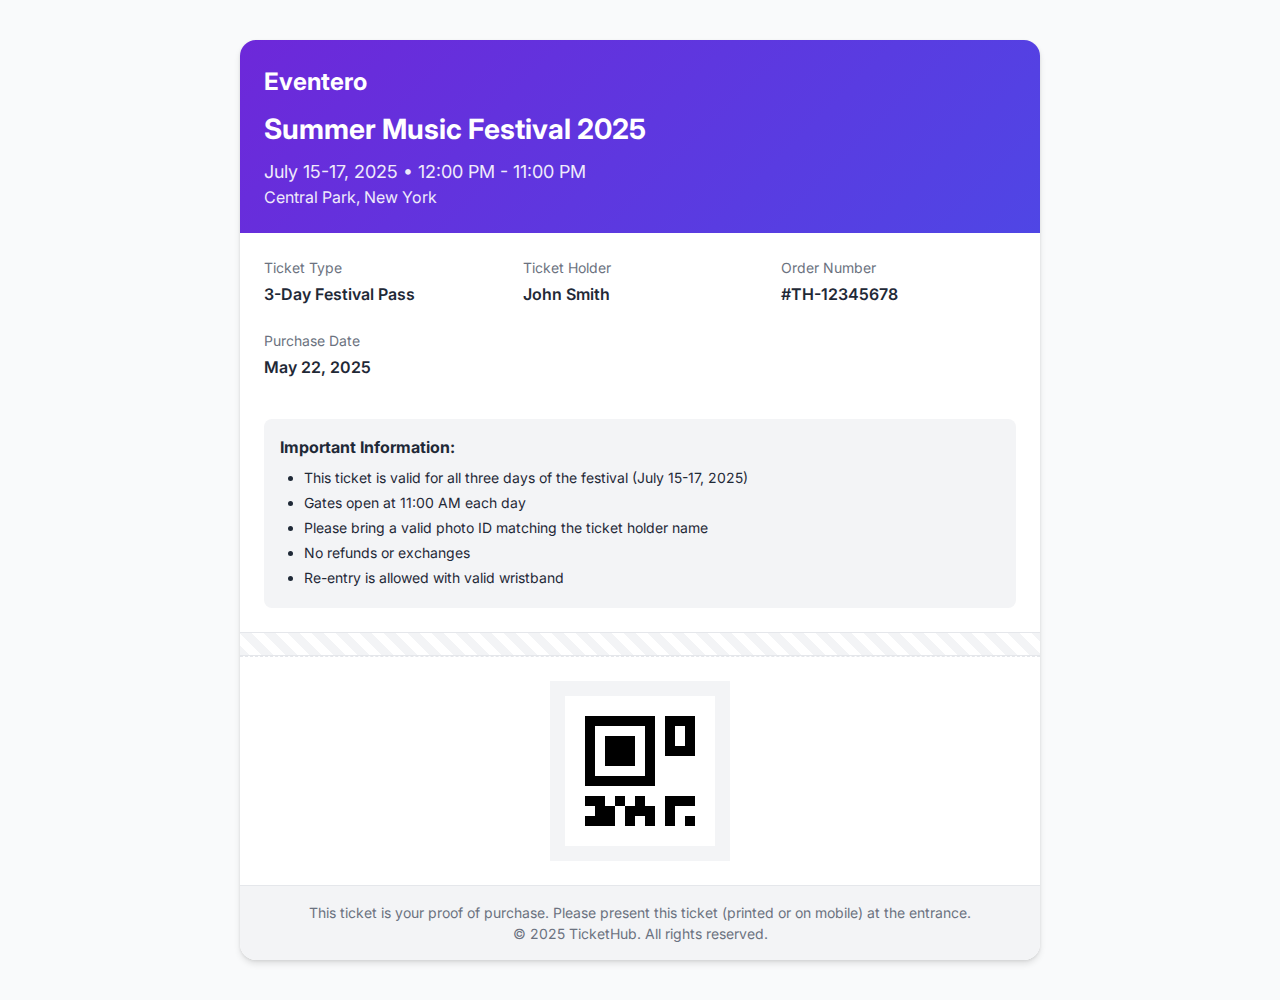
<file: ticket_template.html>
<!DOCTYPE html>
<html lang="en">
<head>
    <meta charset="UTF-8">
    <meta name="viewport" content="width=device-width, initial-scale=1.0">
    <title>Event Ticket - Eventero</title>
    <style>
        @import url('https://fonts.googleapis.com/css2?family=Inter:wght@400;500;600;700&display=swap');
        
        * {
            margin: 0;
            padding: 0;
            box-sizing: border-box;
        }
        
        body {
            font-family: 'Inter', sans-serif;
            background-color: #f9fafb;
            color: #1f2937;
            line-height: 1.5;
        }
        
        .ticket-container {
            max-width: 800px;
            margin: 40px auto;
            background-color: white;
            border-radius: 16px;
            overflow: hidden;
            box-shadow: 0 4px 6px rgba(0, 0, 0, 0.1), 0 1px 3px rgba(0, 0, 0, 0.08);
        }
        
        .ticket-header {
            background: linear-gradient(135deg, #6d28d9, #4f46e5);
            color: white;
            padding: 24px;
            position: relative;
        }
        
        .ticket-logo {
            font-size: 24px;
            font-weight: 700;
            margin-bottom: 8px;
        }
        
        .ticket-title {
            font-size: 28px;
            font-weight: 700;
            margin-bottom: 8px;
        }
        
        .ticket-date {
            font-size: 18px;
            opacity: 0.9;
        }
        
        .ticket-venue {
            font-size: 16px;
            opacity: 0.9;
        }
        
        .ticket-body {
            padding: 24px;
            display: flex;
            flex-direction: column;
            gap: 24px;
        }
        
        .ticket-details {
            display: flex;
            flex-wrap: wrap;
            gap: 24px;
        }
        
        .ticket-detail-group {
            flex: 1;
            min-width: 200px;
        }
        
        .ticket-detail-label {
            font-size: 14px;
            color: #6b7280;
            margin-bottom: 4px;
        }
        
        .ticket-detail-value {
            font-size: 16px;
            font-weight: 600;
        }
        
        .ticket-qr {
            display: flex;
            align-items: center;
            justify-content: center;
            padding: 24px;
            border-top: 1px dashed #e5e7eb;
        }
        
        .qr-code {
            width: 180px;
            height: 180px;
            background-color: #f3f4f6;
            display: flex;
            align-items: center;
            justify-content: center;
        }
        
        .ticket-footer {
            padding: 16px 24px;
            background-color: #f3f4f6;
            font-size: 14px;
            color: #6b7280;
            text-align: center;
            border-top: 1px solid #e5e7eb;
        }
        
        .ticket-instructions {
            margin-top: 16px;
            padding: 16px;
            background-color: #f3f4f6;
            border-radius: 8px;
        }
        
        .ticket-instructions h3 {
            font-size: 16px;
            margin-bottom: 8px;
        }
        
        .ticket-instructions ul {
            padding-left: 24px;
            font-size: 14px;
        }
        
        .ticket-instructions li {
            margin-bottom: 4px;
        }
        
        .ticket-divider {
            height: 24px;
            background-image: linear-gradient(45deg, #f3f4f6 25%, transparent 25%, transparent 50%, #f3f4f6 50%, #f3f4f6 75%, transparent 75%, transparent);
            background-size: 24px 24px;
            border-top: 1px solid #e5e7eb;
            border-bottom: 1px solid #e5e7eb;
        }
        
        @media print {
            body {
                background-color: white;
            }
            
            .ticket-container {
                margin: 0;
                box-shadow: none;
            }
        }
        
        @media (max-width: 640px) {
            .ticket-title {
                font-size: 24px;
            }
            
            .ticket-date, .ticket-venue {
                font-size: 16px;
            }
            
            .ticket-body {
                padding: 16px;
            }
            
            .qr-code {
                width: 150px;
                height: 150px;
            }
        }
    </style>
</head>
<body>
    <div class="ticket-container">
        <!-- Ticket Header -->
        <div class="ticket-header">
            <div class="ticket-logo">Eventero</div>
            <h1 class="ticket-title">Summer Music Festival 2025</h1>
            <p class="ticket-date">July 15-17, 2025 • 12:00 PM - 11:00 PM</p>
            <p class="ticket-venue">Central Park, New York</p>
        </div>
        
        <!-- Ticket Body -->
        <div class="ticket-body">
            <div class="ticket-details">
                <div class="ticket-detail-group">
                    <p class="ticket-detail-label">Ticket Type</p>
                    <p class="ticket-detail-value">3-Day Festival Pass</p>
                </div>
                <div class="ticket-detail-group">
                    <p class="ticket-detail-label">Ticket Holder</p>
                    <p class="ticket-detail-value">John Smith</p>
                </div>
                <div class="ticket-detail-group">
                    <p class="ticket-detail-label">Order Number</p>
                    <p class="ticket-detail-value">#TH-12345678</p>
                </div>
                <div class="ticket-detail-group">
                    <p class="ticket-detail-label">Purchase Date</p>
                    <p class="ticket-detail-value">May 22, 2025</p>
                </div>
            </div>
            
            <div class="ticket-instructions">
                <h3>Important Information:</h3>
                <ul>
                    <li>This ticket is valid for all three days of the festival (July 15-17, 2025)</li>
                    <li>Gates open at 11:00 AM each day</li>
                    <li>Please bring a valid photo ID matching the ticket holder name</li>
                    <li>No refunds or exchanges</li>
                    <li>Re-entry is allowed with valid wristband</li>
                </ul>
            </div>
        </div>
        
        <!-- Ticket Divider -->
        <div class="ticket-divider"></div>
        
        <!-- QR Code Section -->
        <div class="ticket-qr">
            <div class="qr-code">
                <!-- Replace with actual QR code -->
                <svg width="150" height="150" viewBox="0 0 150 150" fill="none" xmlns="http://www.w3.org/2000/svg">
                    <rect width="150" height="150" fill="white"/>
                    <rect x="20" y="20" width="10" height="10" fill="black"/>
                    <rect x="30" y="20" width="10" height="10" fill="black"/>
                    <rect x="40" y="20" width="10" height="10" fill="black"/>
                    <rect x="50" y="20" width="10" height="10" fill="black"/>
                    <rect x="60" y="20" width="10" height="10" fill="black"/>
                    <rect x="70" y="20" width="10" height="10" fill="black"/>
                    <rect x="80" y="20" width="10" height="10" fill="black"/>
                    <rect x="20" y="30" width="10" height="10" fill="black"/>
                    <rect x="80" y="30" width="10" height="10" fill="black"/>
                    <rect x="20" y="40" width="10" height="10" fill="black"/>
                    <rect x="40" y="40" width="10" height="10" fill="black"/>
                    <rect x="50" y="40" width="10" height="10" fill="black"/>
                    <rect x="60" y="40" width="10" height="10" fill="black"/>
                    <rect x="80" y="40" width="10" height="10" fill="black"/>
                    <rect x="20" y="50" width="10" height="10" fill="black"/>
                    <rect x="40" y="50" width="10" height="10" fill="black"/>
                    <rect x="50" y="50" width="10" height="10" fill="black"/>
                    <rect x="60" y="50" width="10" height="10" fill="black"/>
                    <rect x="80" y="50" width="10" height="10" fill="black"/>
                    <rect x="20" y="60" width="10" height="10" fill="black"/>
                    <rect x="40" y="60" width="10" height="10" fill="black"/>
                    <rect x="50" y="60" width="10" height="10" fill="black"/>
                    <rect x="60" y="60" width="10" height="10" fill="black"/>
                    <rect x="80" y="60" width="10" height="10" fill="black"/>
                    <rect x="20" y="70" width="10" height="10" fill="black"/>
                    <rect x="80" y="70" width="10" height="10" fill="black"/>
                    <rect x="20" y="80" width="10" height="10" fill="black"/>
                    <rect x="30" y="80" width="10" height="10" fill="black"/>
                    <rect x="40" y="80" width="10" height="10" fill="black"/>
                    <rect x="50" y="80" width="10" height="10" fill="black"/>
                    <rect x="60" y="80" width="10" height="10" fill="black"/>
                    <rect x="70" y="80" width="10" height="10" fill="black"/>
                    <rect x="80" y="80" width="10" height="10" fill="black"/>
                    <rect x="100" y="20" width="10" height="10" fill="black"/>
                    <rect x="110" y="20" width="10" height="10" fill="black"/>
                    <rect x="120" y="20" width="10" height="10" fill="black"/>
                    <rect x="100" y="30" width="10" height="10" fill="black"/>
                    <rect x="120" y="30" width="10" height="10" fill="black"/>
                    <rect x="100" y="40" width="10" height="10" fill="black"/>
                    <rect x="120" y="40" width="10" height="10" fill="black"/>
                    <rect x="100" y="50" width="10" height="10" fill="black"/>
                    <rect x="110" y="50" width="10" height="10" fill="black"/>
                    <rect x="120" y="50" width="10" height="10" fill="black"/>
                    <rect x="20" y="100" width="10" height="10" fill="black"/>
                    <rect x="30" y="100" width="10" height="10" fill="black"/>
                    <rect x="50" y="100" width="10" height="10" fill="black"/>
                    <rect x="70" y="100" width="10" height="10" fill="black"/>
                    <rect x="100" y="100" width="10" height="10" fill="black"/>
                    <rect x="110" y="100" width="10" height="10" fill="black"/>
                    <rect x="120" y="100" width="10" height="10" fill="black"/>
                    <rect x="30" y="110" width="10" height="10" fill="black"/>
                    <rect x="40" y="110" width="10" height="10" fill="black"/>
                    <rect x="60" y="110" width="10" height="10" fill="black"/>
                    <rect x="70" y="110" width="10" height="10" fill="black"/>
                    <rect x="80" y="110" width="10" height="10" fill="black"/>
                    <rect x="100" y="110" width="10" height="10" fill="black"/>
                    <rect x="20" y="120" width="10" height="10" fill="black"/>
                    <rect x="30" y="120" width="10" height="10" fill="black"/>
                    <rect x="40" y="120" width="10" height="10" fill="black"/>
                    <rect x="60" y="120" width="10" height="10" fill="black"/>
                    <rect x="80" y="120" width="10" height="10" fill="black"/>
                    <rect x="100" y="120" width="10" height="10" fill="black"/>
                    <rect x="120" y="120" width="10" height="10" fill="black"/>
                </svg>
            </div>
        </div>
        
        <!-- Ticket Footer -->
        <div class="ticket-footer">
            <p>This ticket is your proof of purchase. Please present this ticket (printed or on mobile) at the entrance.</p>
            <p>© 2025 TicketHub. All rights reserved.</p>
        </div>
    </div>
</body>
</html>
</file>
